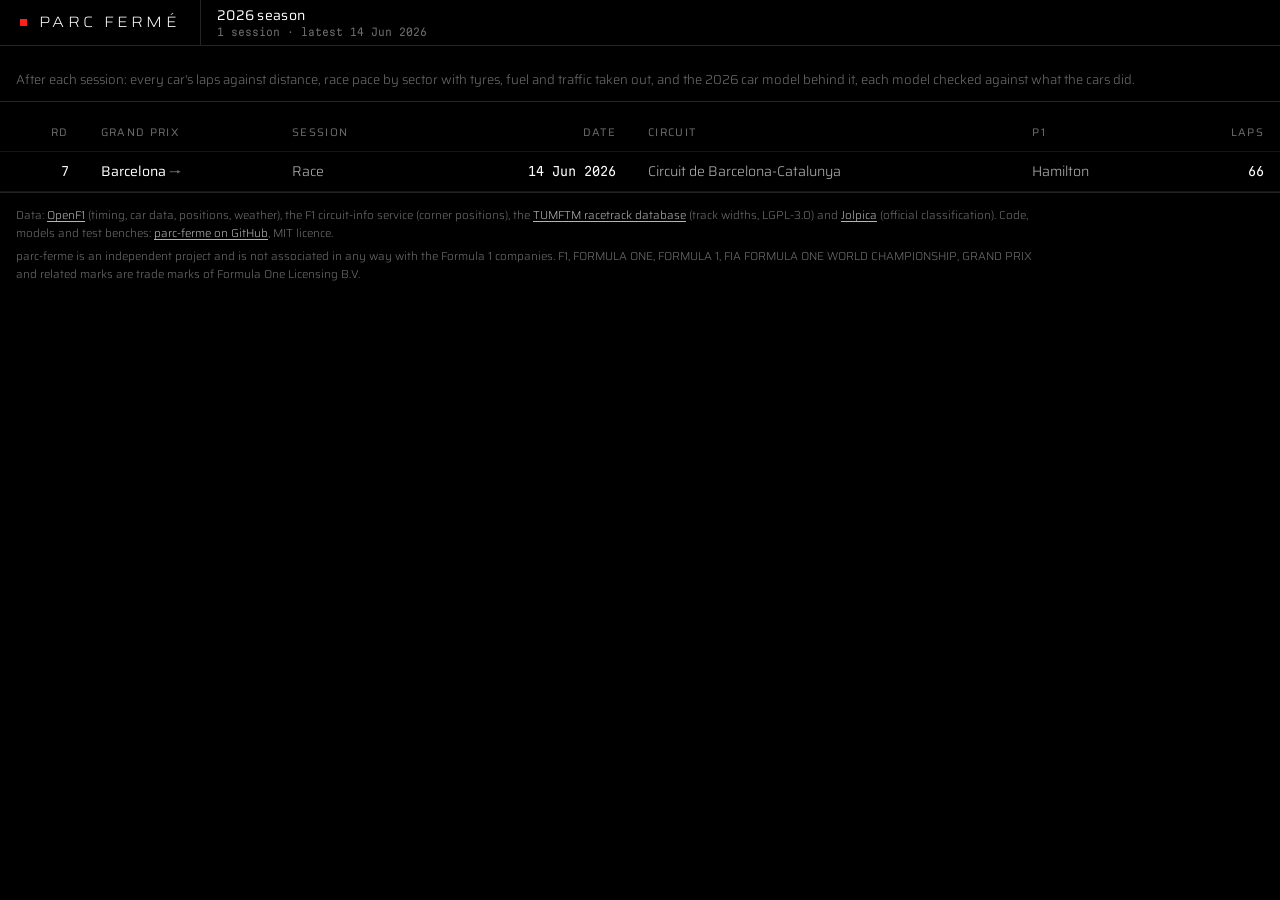
<file: index.html>
<!doctype html>
<html lang="en"><head><meta charset="utf-8"><meta name="viewport" content="width=device-width, initial-scale=1">
<title>parc-ferme · 2026 sessions</title>
<meta name="description" content="Telemetry and engineering debriefs for 2026 Formula 1 sessions, from public timing data.">
<link rel="preconnect" href="https://fonts.googleapis.com">
<link rel="preconnect" href="https://fonts.gstatic.com" crossorigin>
<link rel="stylesheet" href="https://fonts.googleapis.com/css2?family=Saira:wdth,wght@100..125,300..500&amp;family=Martian+Mono:wdth,wght@75..112.5,300..400&amp;display=swap">
<link rel="stylesheet" href="assets/dash.css?v=4329a13ba5">
</head><body>
<header class="top">
  <a class="logo" href="./"><i></i>Parc fermé</a>
  <div class="sess"><b>2026 season</b>
    <span>1 session · latest 14 Jun 2026</span></div>
</header>
<main>
<p class="idx-note">After each session: every car's laps against distance, race pace by sector with tyres, fuel
and traffic taken out, and the 2026 car model behind it, each model checked against what the cars did.</p>
<table class="tbl sessions"><thead><tr><th class="n">Rd</th><th>Grand Prix</th><th>Session</th><th class="n">Date</th>
<th class="opt">Circuit</th><th>P1</th><th class="n opt">Laps</th></tr></thead>
<tbody><tr><td class="n">7</td><td><a href="2026/07-barcelona-grand-prix-race/">Barcelona</a></td><td>Race</td><td class="n">14 Jun 2026</td><td class="opt">Circuit de Barcelona-Catalunya</td><td>Hamilton</td><td class="n opt">66</td></tr></tbody></table>
</main>
<footer class="foot"><p>Data: <a href="https://openf1.org">OpenF1</a> (timing, car data, positions, weather), the F1 circuit-info service (corner positions), the <a href="https://github.com/TUMFTM/racetrack-database">TUMFTM racetrack database</a> (track widths, LGPL-3.0) and <a href="https://github.com/jolpica/jolpica-f1">Jolpica</a> (official classification). Code, models and test benches: <a href="https://github.com/raahimnawaz/parc-ferme">parc-ferme on GitHub</a>, MIT licence.</p><p>parc-ferme is an independent project and is not associated in any way with the Formula 1 companies. F1, FORMULA ONE, FORMULA 1, FIA FORMULA ONE WORLD CHAMPIONSHIP, GRAND PRIX and related marks are trade marks of Formula One Licensing B.V.</p></footer>
</body></html>
</file>
<file: assets/dash.css>
/* Jet black, flat instrument panels: 1px hairlines, square corners, colour only for data, red only for the active
   tab, the reference cursor and the logo. Type with straight, thin, monoline strokes: Saira Light for words, every
   number in Martian Mono Light so read-outs and axes align. Traces are uPlot (leeoniya/uPlot, MIT). */
:root {
  color-scheme: dark;
  --bg: #000000; --panel: #000000; --raise: #0c0c0c; --hover: #141414;
  --line: #242424; --line-soft: #151515; --grid: #101010; --axis: #303030;
  --ink: #ffffff; --ink2: #b4b4b4; --muted: #6e6e6e;
  --key: #ff1f1f;
  --s1: #ef3b36; --s2: #2fa4ff; --s3: #ffd12e; --zone: #2ecc71;
  --purple: #b46cff; --pbgreen: #33d17a;
  --ok: #33d17a; --warn: #f5b700; --bad: #ff4d4f;
  --ui: "Saira", "Helvetica Neue", Arial, sans-serif; --base: 14px; --thin: 300;
  --data: "Martian Mono", ui-monospace, Menlo, monospace;
}
* { box-sizing: border-box; }
html, body { margin: 0; background: var(--bg); color: var(--ink2); font: var(--thin) var(--base)/1.4 var(--ui); -webkit-font-smoothing: antialiased; }
button, select, input { font: inherit; color: inherit; }
[hidden] { display: none !important; }
.dim { color: var(--ink2); }
/* labels: thin capitals, spaced; numbers: thin mono */
.card-h, .sel span, .lg-h, .sum th, .tbl th, .hh, .badge, .tog span { text-transform: uppercase; letter-spacing: .12em; font-size: 11px; font-weight: 400; }
.lg-v, .sum td, .tbl td.n, .vv, .hv, .rk, .zoom button, .sess span, #window table td, .big b, .reftag, .gr-axis, .tip b, .corner-lab, .map .cl {
  font-family: var(--data); font-weight: 300; font-stretch: 87.5%; font-variant-numeric: tabular-nums; letter-spacing: 0; }

/* header */
.top { position: sticky; top: 0; z-index: 20; display: flex; align-items: stretch; height: 46px; background: var(--bg); border-bottom: 1px solid var(--line); }
.logo { display: flex; align-items: center; gap: 12px; padding: 0 20px; color: var(--ink); text-decoration: none; font-size: 15px;
  font-weight: 300; font-stretch: 125%; letter-spacing: .22em; text-transform: uppercase; white-space: nowrap; border-right: 1px solid var(--line); }
.logo i { width: 7px; height: 7px; background: var(--key); display: inline-block; }
.sess { display: flex; flex-direction: column; justify-content: center; min-width: 0; padding: 0 16px; line-height: 1.25; }
.sess b { font-weight: 400; color: var(--ink); font-size: 14px; letter-spacing: .02em; }
.sess span { color: var(--muted); font-size: 10.5px; white-space: nowrap; overflow: hidden; text-overflow: ellipsis; }
.ws-tabs { margin-left: auto; display: flex; }
.ws-tabs button { background: none; border: 0; border-left: 1px solid var(--line); color: var(--ink2); padding: 0 18px; font-size: 11px; font-weight: 400;
  text-transform: uppercase; letter-spacing: .14em; cursor: pointer; white-space: nowrap; box-shadow: inset 0 -2px 0 transparent; }
.ws-tabs button[aria-selected="true"] { color: var(--ink); box-shadow: inset 0 -2px 0 var(--key); }
.ws-tabs button:hover { color: var(--ink); }
main { padding: 0; }
.ws[hidden] { display: none; }

/* toolbar: one hairline strip */
.toolbar { display: flex; flex-wrap: wrap; align-items: stretch; border-bottom: 1px solid var(--line); min-height: 42px; }
.toolbar > * { border-right: 1px solid var(--line); }
.sel { display: inline-flex; align-items: center; gap: 10px; padding: 0 8px 0 16px; }
.sel span { color: var(--muted); font-size: 10.5px; }
.sel select { background: transparent; border: 0; height: 40px; color: var(--ink); font-weight: 400; cursor: pointer; padding-right: 4px; outline: none; }
.sel select option { background: #0c0c0c; }
.sel select:focus-visible { box-shadow: inset 0 -1px 0 var(--ink); }
.sw { width: 12px; height: 1.5px; display: inline-block; flex: none; }
.vs { display: none; }
.seg { display: inline-flex; align-items: stretch; }
.seg button { background: none; border: 0; padding: 0 16px; color: var(--ink2); font-size: 11px; font-weight: 400; text-transform: uppercase;
  letter-spacing: .12em; cursor: pointer; box-shadow: inset 0 -2px 0 transparent; }
.seg button + button { border-left: 1px solid var(--line); }
.seg button.on { color: var(--ink); box-shadow: inset 0 -2px 0 var(--ink); }
.seg.sm { border: 1px solid var(--line); height: 26px; } .seg.sm button { padding: 0 9px; font-size: 10px; }
.tog { display: inline-flex; align-items: center; gap: 9px; padding: 0 16px; color: var(--ink2); cursor: pointer; }
.tog input { appearance: none; width: 10px; height: 10px; border: 1px solid var(--ink2); margin: 0; }
.tog input:checked { background: var(--ink); border-color: var(--ink); }
.zoom { display: flex; flex-wrap: wrap; align-items: center; gap: 0; margin-left: auto; border-right: 0 !important; padding: 0 10px; }
.zoom button { background: none; border: 0; padding: 4px 6px; color: var(--muted); font-size: 11px; cursor: pointer; }
.zoom button:hover { color: var(--ink); }
.zoom button.on { color: var(--ink); box-shadow: inset 0 -1px 0 var(--ink); }
.zoom .sep { width: 1px; height: 14px; background: var(--line); margin: 0 6px; }

/* layout: panels share hairlines */
.lap-grid { display: grid; grid-template-columns: minmax(0, 1fr) 380px; align-items: stretch; }
.card { background: var(--panel); border-bottom: 1px solid var(--line); padding: 13px 16px 14px; }
.side { border-left: 1px solid var(--line); }
.card-h { display: flex; align-items: baseline; justify-content: space-between; gap: 10px; margin-bottom: 11px; color: var(--ink); }
.card-h .dim { text-transform: none; letter-spacing: 0; font-size: 12px; font-weight: var(--thin); color: var(--muted); }
.link { background: none; border: 0; color: var(--ink2); cursor: pointer; text-decoration: underline; text-underline-offset: 3px; text-transform: none; letter-spacing: 0; }

/* traces */
.traces { position: relative; user-select: none; }
.tr-row { display: grid; grid-template-columns: 172px minmax(0, 1fr); border-bottom: 1px solid var(--line-soft); }
.tr-row:last-child { border-bottom: 0; }
.lg { padding: 8px 12px 8px 16px; display: flex; flex-direction: column; justify-content: center; gap: 3px; border-right: 1px solid var(--line); }
.lg-h { color: var(--ink2); }
.lg-h small { color: var(--muted); margin-left: 6px; text-transform: none; letter-spacing: 0; font-size: 11px; }
.lg-v { display: flex; flex-wrap: wrap; gap: 0 12px; font-size: 13px; color: var(--ink); }
.lg-v span { display: inline-flex; align-items: center; gap: 7px; min-width: 58px; }
.lg-v i { width: 10px; height: 1.5px; display: inline-block; }
.lg-v .sim i { background: transparent; border-top: 1px dashed var(--ink2); height: 0; }
.lg-note { font-size: 11.5px; color: var(--muted); line-height: 1.25; }
.plot { position: relative; min-width: 0; }
.plot svg { display: block; width: 100%; }
.stripe-sec { cursor: zoom-in; }
.stripe-lab { font: 300 11px var(--ui); letter-spacing: .1em; text-transform: uppercase; pointer-events: none; }
.corner-lab { fill: var(--ink2); font-size: 10px; cursor: zoom-in; }
.corner-lab:hover { fill: var(--ink); }
.uplot { font-family: var(--data); }
.u-over { cursor: crosshair; }
.u-cursor-x { border-right: 1px solid rgba(255, 255, 255, .8) !important; }
.u-cursor-y { display: none; }
.u-select { background: rgba(255, 255, 255, .06); }

/* side */
.map-card svg { width: 100%; height: auto; display: block; }
.map .base { fill: none; stroke: #1c1c1c; stroke-linejoin: round; }
.map .seg-path { fill: none; stroke-linejoin: round; }
.map .win { fill: none; stroke: #fff; stroke-linejoin: round; }
.map .cl { fill: var(--ink2); text-anchor: middle; dominant-baseline: middle; cursor: zoom-in; }
.map .cl:hover { fill: var(--ink); }
.map .dot { fill: #fff; stroke: #000; }
.map .rdot { fill: var(--key); stroke: #000; }
.map-legend { display: flex; flex-wrap: wrap; gap: 3px 14px; margin-top: 9px; font-size: 12.5px; color: var(--ink2); }
.map-legend span { display: inline-flex; align-items: center; gap: 7px; }
.map-legend i { width: 14px; height: 1.5px; display: inline-block; }
.map-legend .dim { color: var(--muted); }
table { border-collapse: collapse; width: 100%; }
.sum th, .sum td { padding: 5px 6px; border-bottom: 1px solid var(--line-soft); text-align: right; font-size: 13px; color: var(--ink); }
.sum th { font-family: var(--ui); color: var(--muted); }
.sum th:first-child, .sum td:first-child { text-align: left; font-family: var(--ui); font-weight: var(--thin); font-stretch: 100%; font-size: 13.5px; color: var(--ink2); }
.sum tr:last-child td { border-bottom: 0; }
.sum .pp { color: var(--purple); } .sum .pg { color: var(--pbgreen); }
.sum .neg { color: var(--ink2); }
.sum-legend { display: flex; gap: 16px; margin-top: 9px; font-size: 12px; color: var(--muted); }
.sum-legend i { width: 6px; height: 6px; display: inline-block; margin-right: 7px; }
.sum-legend i.pp { background: var(--purple); } .sum-legend i.pg { background: var(--pbgreen); }
.sum-note { margin-top: 10px; padding: 8px 10px; border-left: 1px solid var(--warn); background: var(--raise); font-size: 12.5px; color: var(--ink2); }
.sum-note b { color: var(--ink); font-family: var(--data); font-weight: 300; font-size: 12px; }
#window { font-size: 13px; }
#window table td { padding: 4px 6px; border-bottom: 1px solid var(--line-soft); font-size: 13px; color: var(--ink); text-align: right; }
#window table td:first-child { text-align: left; font-family: var(--ui); font-weight: var(--thin); font-stretch: 100%; font-size: 13.5px; color: var(--ink2); }
#window .big { font-size: 19px; font-weight: var(--thin); color: var(--ink); margin: 4px 0 10px; }
#window .big b { font-size: 17px; }
#window table th { padding: 4px 6px; border-bottom: 1px solid var(--line-soft); text-align: right; color: var(--muted); text-transform: uppercase; letter-spacing: .12em; font-size: 11px; font-weight: 400; }
.sum td:first-child, #window table td:first-child { white-space: nowrap; }
.sum td small, #window table td small { margin-left: 6px; color: var(--muted); font-size: 11px; }

/* other workspaces */
.ws-grid { display: grid; grid-template-columns: repeat(2, minmax(0, 1fr)); align-items: stretch; }
.ws-grid .card { border-right: 1px solid var(--line); }
.ws-grid .card:nth-child(2n) { border-right: 0; }
.span2 { grid-column: 1 / -1; border-right: 0 !important; }
.pb-legend, .gr-legend { display: flex; flex-wrap: wrap; gap: 3px 18px; font-size: 12.5px; color: var(--ink2); padding-bottom: 9px; border-bottom: 1px solid var(--line-soft); margin-bottom: 4px; }
.pb-legend span, .gr-legend span { display: inline-flex; align-items: center; gap: 7px; }
.pb-legend .dim { color: var(--muted); }
.pb-legend i { width: 12px; height: 7px; display: inline-block; }
.pb-legend i.s1, .sg.s1 { background: var(--s1); } .pb-legend i.s2, .sg.s2 { background: var(--s2); } .pb-legend i.s3, .sg.s3 { background: var(--s3); }
.pb-legend i.t { width: 1.5px; height: 12px; background: var(--ink); }
.pb-row { display: grid; grid-template-columns: 24px 2px 170px minmax(0, 1fr) 120px; gap: 10px; align-items: center; min-height: 30px; border-bottom: 1px solid var(--line-soft); }
.rk { font-size: 11.5px; color: var(--muted); text-align: right; }
.chip { width: 2px; height: 15px; display: inline-block; flex: none; }
.nm { color: var(--ink); display: inline-flex; align-items: baseline; gap: 8px; font-weight: 400; }
.nm small { color: var(--muted); font-weight: var(--thin); }
.pb-bar { position: relative; height: 30px; }
.pb-bar .z, .gr-plot .z { position: absolute; top: 0; bottom: 0; width: 1px; background: var(--axis); }
.sg { position: absolute; top: 50%; height: 8px; transform: translateY(-50%); box-shadow: inset -1px 0 0 #000; }
.nt { position: absolute; top: 50%; width: 1.5px; height: 16px; transform: translate(-50%, -50%); background: var(--ink); }
.reftag { position: absolute; top: 50%; transform: translateY(-50%); margin-left: 8px; font-size: 11px; color: var(--muted); }
.vv { font-size: 12.5px; color: var(--ink); text-align: right; } .vv small { color: var(--muted); }
.more summary { cursor: pointer; color: var(--ink2); padding: 8px 0 4px; }
.tbl th, .tbl td { padding: 6px 8px; border-bottom: 1px solid var(--line-soft); text-align: left; vertical-align: top; }
.tbl th { color: var(--muted); }
.tbl td { color: var(--ink2); }
.tbl td.n, .tbl th.n { text-align: right; white-space: nowrap; }
.tbl td.n { color: var(--ink); font-size: 12.5px; }
.tbl small { color: var(--muted); }
.tbl-wrap { overflow-x: auto; }
.params td:first-child { color: var(--ink); font-weight: 400; }
.params td:first-child small.sym { margin-left: 8px; color: var(--muted); font-family: var(--data); font-weight: 300; font-size: 11px; }
.params .warnnote { display: block; color: var(--warn); font-size: 12px; margin-top: 1px; font-weight: var(--thin); }
.badge { display: inline-block; font-size: 10px; padding: 1px 7px; border: 1px solid; }
.badge.rules { color: var(--ink2); border-color: var(--axis); }
.badge.meas { color: #7cc4ff; border-color: #24496a; }
.badge.fit { color: var(--ok); border-color: #1d5a37; }
.badge.nom { color: var(--warn); border-color: #6b5200; }
.badges { margin-top: 10px; font-size: 12.5px; display: flex; flex-wrap: wrap; gap: 7px; align-items: center; }
.effcell { width: 34%; }
.eff { position: relative; height: 10px; }
.eff .mid { position: absolute; left: 50%; top: -3px; bottom: -3px; width: 1px; background: var(--axis); }
.eff .bar { position: absolute; top: 3px; height: 4px; }
.eff .bar.faster { background: #7cc4ff; } .eff .bar.slower { background: #ff8a65; }
.gr { position: relative; }
.gr-row { display: grid; grid-template-columns: 170px minmax(0, 1fr); align-items: center; min-height: 28px; border-bottom: 1px solid var(--line-soft); }
.gr-row.axis { border-bottom: 0; }
.gr-plot { position: relative; height: 28px; }
.wh { position: absolute; height: 1px; }
.dt { position: absolute; width: 6px; height: 6px; transform: translate(-50%, -50%); box-shadow: 0 0 0 2px #000; }
.dt::after { content: ""; position: absolute; inset: -8px; }
.gs { background: #7cc4ff; } .gf { background: #ff8a65; }
.gr-legend i { width: 6px; height: 6px; display: inline-block; }
.gr-legend i.gs { background: #7cc4ff; } .gr-legend i.gf { background: #ff8a65; }
.gr-axis { position: relative; height: 20px; font-size: 10.5px; color: var(--muted); }
.gr-axis span { position: absolute; transform: translateX(-50%); top: 4px; }
.ht-grid { display: grid; grid-template-columns: repeat(auto-fill, minmax(240px, 1fr)); border-bottom: 1px solid var(--line); }
.ht { padding: 15px 16px; border-right: 1px solid var(--line-soft); border-bottom: 1px solid var(--line-soft); box-shadow: inset 0 1px 0 var(--axis); }
.ht.ok { box-shadow: inset 0 1px 0 var(--ok); } .ht.warn { box-shadow: inset 0 1px 0 var(--warn); } .ht.bad { box-shadow: inset 0 1px 0 var(--bad); }
.hh { display: flex; align-items: center; gap: 9px; color: var(--ink2); }
.hh i { width: 6px; height: 6px; display: inline-block; font-size: 0; }
.ok .hh i { background: var(--ok); } .warn .hh i { background: var(--warn); } .bad .hh i { background: var(--bad); }
.hv { font-size: 24px; color: var(--ink); margin: 11px 0 3px; }
.hd { font-size: 12px; color: var(--muted); }
.st { display: inline-block; width: 6px; height: 6px; font-size: 0; }
.st.ok { background: var(--ok); } .st.warn { background: var(--warn); } .st.bad { background: var(--bad); }
.tip { position: fixed; z-index: 30; pointer-events: none; background: #0c0c0c; border: 1px solid var(--axis); padding: 6px 9px; font-size: 12.5px; max-width: 290px; color: var(--ink2); }
.tip b { display: block; font-size: 12.5px; color: var(--ink); }

/* index of sessions, and the footer every page carries */
.idx-note { padding: 12px 16px; border-bottom: 1px solid var(--line); color: var(--muted); font-size: 13px; }
.sessions th, .sessions td { padding: 10px 16px; vertical-align: baseline; }
.sessions td a { color: var(--ink); font-weight: 400; text-decoration: none; }
.sessions td a::after { content: " →"; color: var(--muted); }
.sessions tbody tr:hover td { background: var(--raise); }
.sessions tbody tr:hover td a { text-decoration: underline; text-underline-offset: 3px; }
.foot { border-top: 1px solid var(--line); padding: 14px 16px 26px; font-size: 11.5px; line-height: 1.55; color: var(--muted); }
.foot p { margin: 0 0 5px; max-width: 128ch; }
.foot a { color: var(--ink2); text-underline-offset: 2px; }
@media (max-width: 1100px) {
  .lap-grid { grid-template-columns: minmax(0, 1fr); }
  .side { border-left: 0; border-top: 1px solid var(--line); display: grid; grid-template-columns: repeat(auto-fit, minmax(min(360px, 100%), 1fr)); }
  .side .card { border-right: 1px solid var(--line-soft); }
  .ws-grid { grid-template-columns: minmax(0, 1fr); } .ws-grid .card { border-right: 0; }
}
@media (max-width: 760px) {
  .sess { display: none; }
  .top { flex-wrap: wrap; height: auto; } .logo { height: 44px; border-right: 0; }
  .ws-tabs { width: 100%; margin-left: 0; border-top: 1px solid var(--line); overflow-x: auto; scrollbar-width: none; }
  .ws-tabs button { flex: 1 0 auto; height: 40px; padding: 0 8px; font-size: 10px; letter-spacing: .08em; }
  .ws-tabs button:first-child { border-left: 0; }
  .tr-row { grid-template-columns: 112px minmax(0, 1fr); } .lg-v span { min-width: 0; } .lg-note { display: none; }
  .ws-grid { grid-template-columns: minmax(0, 1fr); } .ws-grid .card { border-right: 0; }
  .sessions .opt { display: none; }
  .pb-row { grid-template-columns: 18px 2px 90px minmax(0, 1fr) 64px; gap: 6px; }
  .pb-row .nm small, .vv small { display: none; } .gr-row { grid-template-columns: 100px minmax(0, 1fr); } .zoom { margin-left: 0; }
}

/* Fuel workspace */
#s5-stints { display: flex; position: relative; touch-action: pan-y; user-select: none; min-height: 37px; }
#s5-stints button { flex-basis: 0; min-width: 0; padding: 3px 0; overflow: hidden; white-space: nowrap; text-overflow: ellipsis;
  color: var(--ink2); background: var(--raise); border: 0; border-right: 1px solid var(--axis); cursor: pointer; }
#s5-stints button:hover, #s5-stints button[aria-pressed="true"] { color: var(--ink); background: #202020; }
#s5-stints button:focus-visible { outline-offset: -2px; }
.s5-selection-bar { position: absolute; bottom: 0; height: 3px; background: var(--s5-team); pointer-events: none; }
#s5-selection { margin-top: 6px; }
.s5-values { display: grid; grid-template-columns: repeat(4,minmax(0,1fr)); gap: 8px 14px; margin: 0; }
.s5-values dt { color: var(--ink2); font-size: 13px; }
.s5-values dd { margin: 2px 0 0; font: 300 18px var(--data); color: var(--ink); }
.s5-dash { display: inline-block; vertical-align: middle; width: 19px; margin-right: 4px; border-top: 2px dashed var(--s5-team); opacity: .72; }
#ws-state .u-over { cursor: crosshair; }
#ws-state .card-h { flex-wrap: wrap; }
@media (max-width: 640px) { .s5-values { grid-template-columns: repeat(2,minmax(0,1fr)); } }
</file>
